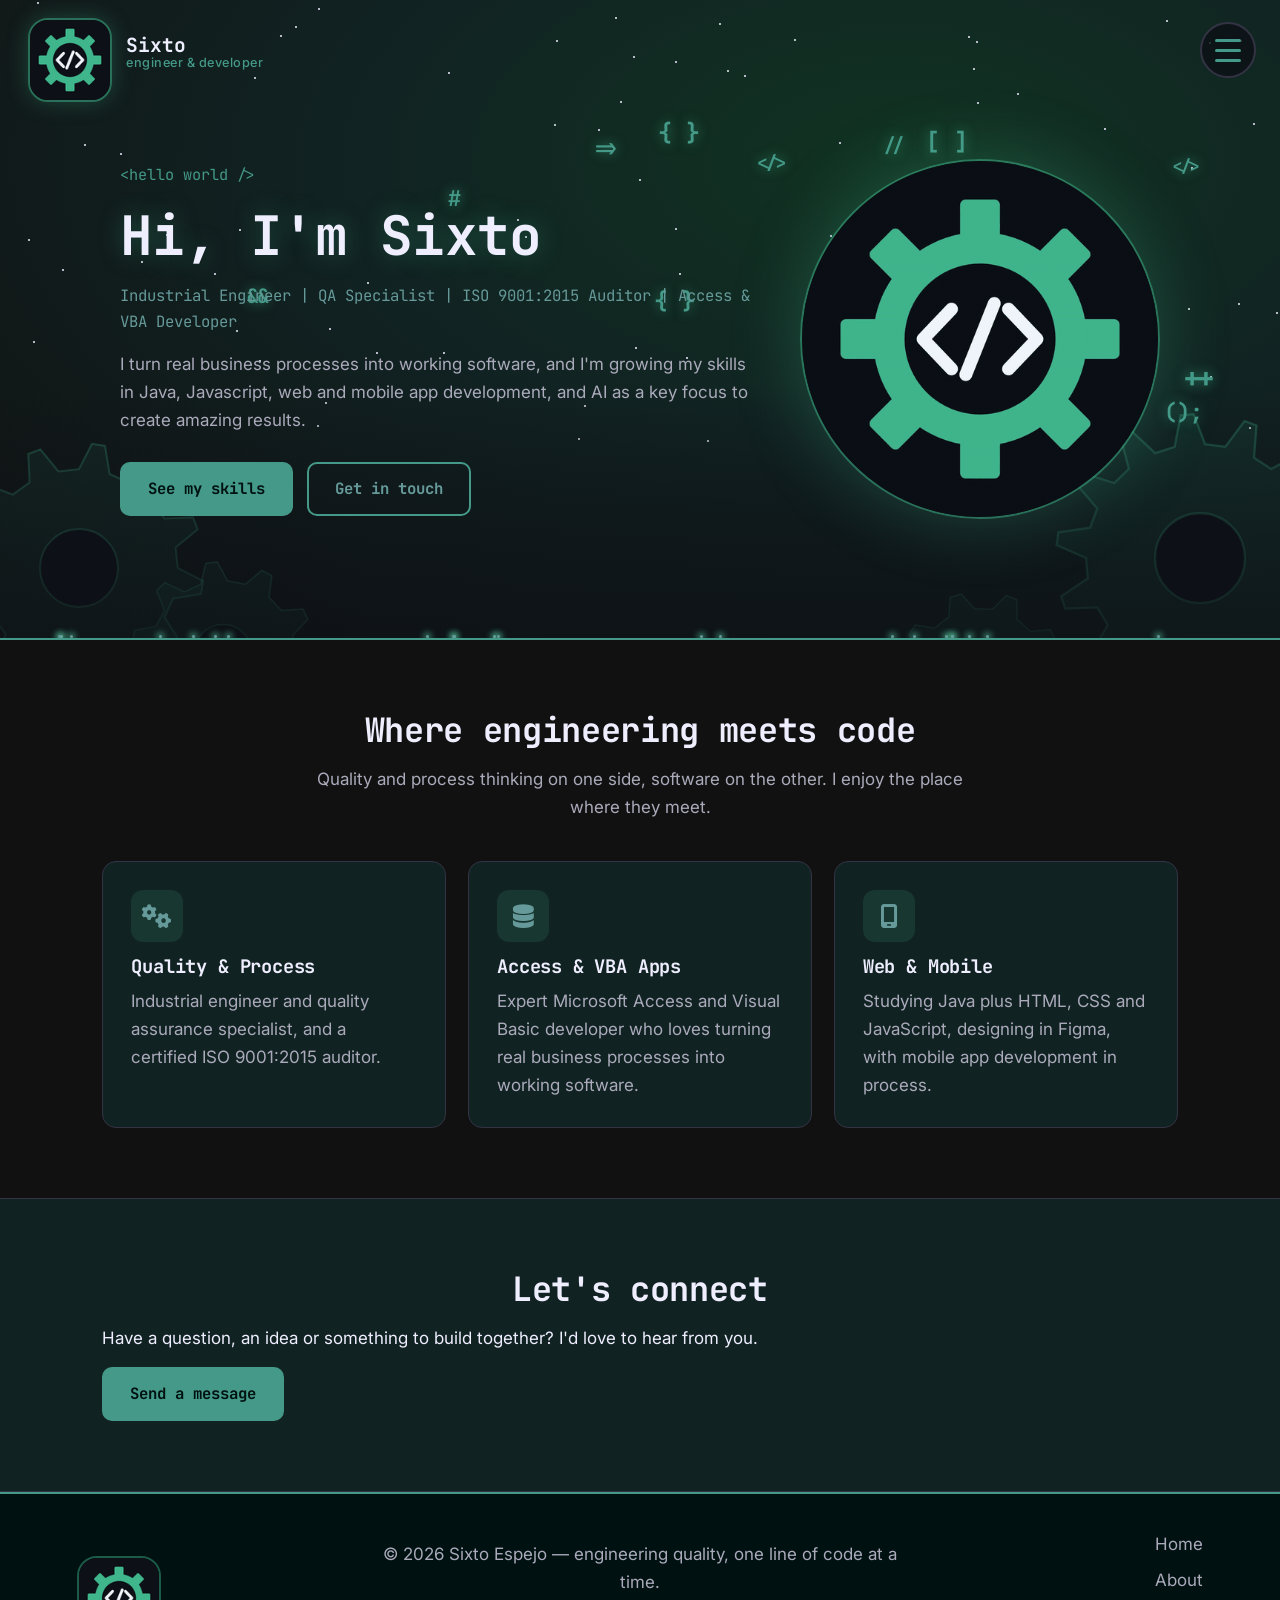
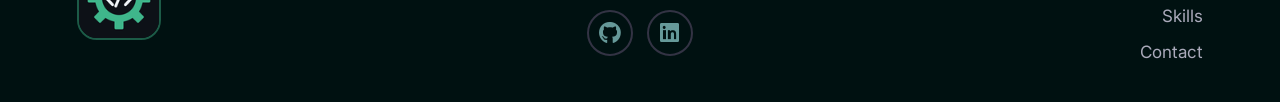
<file: index.html>
<!DOCTYPE html>
<html lang="en">
<head>
  <meta charset="UTF-8">
  <meta name="description" content="Sixto Espejo — industrial engineer, quality assurance specialist, ISO 9001:2015 auditor and Microsoft Access / VBA developer, learning Java and mobile app development.">
  <meta name="viewport" content="width=device-width, initial-scale=1.0">
  <meta name="theme-color" content="#0d1117">
  <link rel="preconnect" href="https://fonts.googleapis.com">
  <link rel="preconnect" href="https://fonts.gstatic.com" crossorigin>
  <link rel="stylesheet" href="https://cdnjs.cloudflare.com/ajax/libs/font-awesome/6.5.1/css/all.min.css">
  <link href="https://fonts.googleapis.com/css2?family=Inter:wght@400;500;600&family=JetBrains+Mono:wght@500;700&display=swap" rel="stylesheet">
  <link rel="icon" type="image/png" href="https://sixtoespe.github.io/assets/images/favicon-64.png">
  <link rel="apple-touch-icon" href="https://sixtoespe.github.io/assets/images/logo-200.png">
  <link rel="stylesheet" href="https://sixtoespe.github.io/css/app.css">
   <script src="https://sixtoespe.github.io/js/jquery.js" defer></script>
  <script src="https://sixtoespe.github.io/js/app.js" defer></script>
  <script src="https://sixtoespe.github.io/js/HeaderScene.js" defer></script>
  <title>Sixto Espejo &mdash; Engineer &amp; Developer</title>
</head>
<body>
  <a class="skipLink" href="#main">Skip to content</a>
  <a id="logo" href="index.html" title="home">
    <img src="https://sixtoespe.github.io/assets/images/logo-100.png" srcset="https://sixtoespe.github.io/assets/images/logo-100.png 1x, https://sixtoespe.github.io/assets/images/logo-200.png 2x" width="100" height="100" alt="Sixto's logo: a green gear around a code symbol">
  </a>
  <div id="logoWordmark">Sixto<span>engineer &amp; developer</span></div>
  <button id="hamburger" type="button" aria-label="Open menu" aria-expanded="false" aria-controls="siteNav">
    <span class="bar"></span>
    <span class="bar"></span>
    <span class="bar"></span>
  </button>
  <nav id="siteNav" aria-label="Main">
    <div class="navLinks">
      <a href="index.html" aria-current="page">home</a>
      <a href="about.html">about</a>
      <a href="skills.html">skills</a>
      <a href="contact.html">contact</a>
    </div>
    <div id="navSocials">
      <a href="https://github.com/sixtoespe" target="_blank" rel="noopener" aria-label="GitHub"><i class="fa-brands fa-github"></i></a>
      <a href="https://www.linkedin.com/in/sixto-espejo" target="_blank" rel="noopener" aria-label="LinkedIn"><i class="fa-brands fa-linkedin"></i></a>
    </div>
  </nav>
  <div id="grid">
    <header>
      <div class="starLayer" aria-hidden="true"></div>
      <div class="gearLayer" aria-hidden="true"></div>
      <div class="mistLayer" aria-hidden="true">
        <div class="mistBand"></div>
        <div class="mistBand mistBandAlt"></div>
      </div>
      <div class="glyphLayer" aria-hidden="true"></div>
      <div class="emberLayer" aria-hidden="true"></div>
      <div class="heroContent">
        <div class="heroText">
          <p class="eyebrow">&lt;hello world /&gt;</p>
          <h1>Hi, I'm Sixto</h1>
          <p class="heroTagline">Industrial Engineer | QA Specialist | ISO 9001:2015 Auditor | Access &amp; VBA Developer</p>
          <p class="heroSub">I turn real business processes into working software, and I'm growing my skills in Java, Javascript, web and mobile app development, and AI as a key focus to create amazing results.</p>
          <div class="heroActions">
            <a class="btn" href="skills.html">See my skills</a>
            <a class="btn btnOutline" href="contact.html">Get in touch</a>
          </div>
        </div>
        <img class="heroGear" src="assets/images/gear-code.gif" width="360" height="360" alt="An animated green gear turning around a code symbol">
      </div>
    </header>
    <main id="main">
      <section class="section">
        <h2 class="sectionTitle">Where engineering meets code</h2>
        <p class="sectionLead">Quality and process thinking on one side, software on the other. I enjoy the place where they meet.</p>
        <div class="cards">
          <article class="card">
            <span class="icon"><i class="fa-solid fa-gears" aria-hidden="true"></i></span>
            <h3>Quality &amp; Process</h3>
            <p>Industrial engineer and quality assurance specialist, and a certified ISO 9001:2015 auditor.</p>
          </article>
          <article class="card">
            <span class="icon"><i class="fa-solid fa-database" aria-hidden="true"></i></span>
            <h3>Access &amp; VBA Apps</h3>
            <p>Expert Microsoft Access and Visual Basic developer who loves turning real business processes into working software.</p>
          </article>
          <article class="card">
            <span class="icon"><i class="fa-solid fa-mobile-screen" aria-hidden="true"></i></span>
            <h3>Web &amp; Mobile</h3>
            <p>Studying Java plus HTML, CSS and JavaScript, designing in Figma, with mobile app development in process.</p>
          </article>
        </div>
      </section>
      <section class="section alt ctaBand">
        <h2 class="sectionTitle">Let's connect</h2>
        <p>Have a question, an idea or something to build together? I'd love to hear from you.</p>
        <a class="btn" href="contact.html">Send a message</a>
      </section>
    </main>
    <footer>
      <div>
        <a href="index.html" title="home" id="footerLogo">
          <img src="assets/images/logo-100.png" srcset="assets/images/logo-100.png 1x, assets/images/logo-200.png 2x" width="84" height="84" alt="Sixto's logo">
        </a>
      </div>
      <div>
        &copy; <span id="year">2026</span> <span class="footerName">Sixto Espejo</span> &mdash; engineering quality, one line of code at a time.
        <div class="socialIcons">
          <a href="https://github.com/sixtoespe" target="_blank" rel="noopener" aria-label="GitHub"><i class="fa-brands fa-github"></i></a>
          <a href="https://www.linkedin.com/sixto-espejo" target="_blank" rel="noopener" aria-label="LinkedIn"><i class="fa-brands fa-linkedin"></i></a>
        </div>
      </div>
      <div class="footerLinks">
        <a href="index.html">Home</a>
        <a href="about.html">About</a>
        <a href="skills.html">Skills</a>
        <a href="contact.html">Contact</a>
      </div>
    </footer>
  </div>
</body>
</html>
</file>
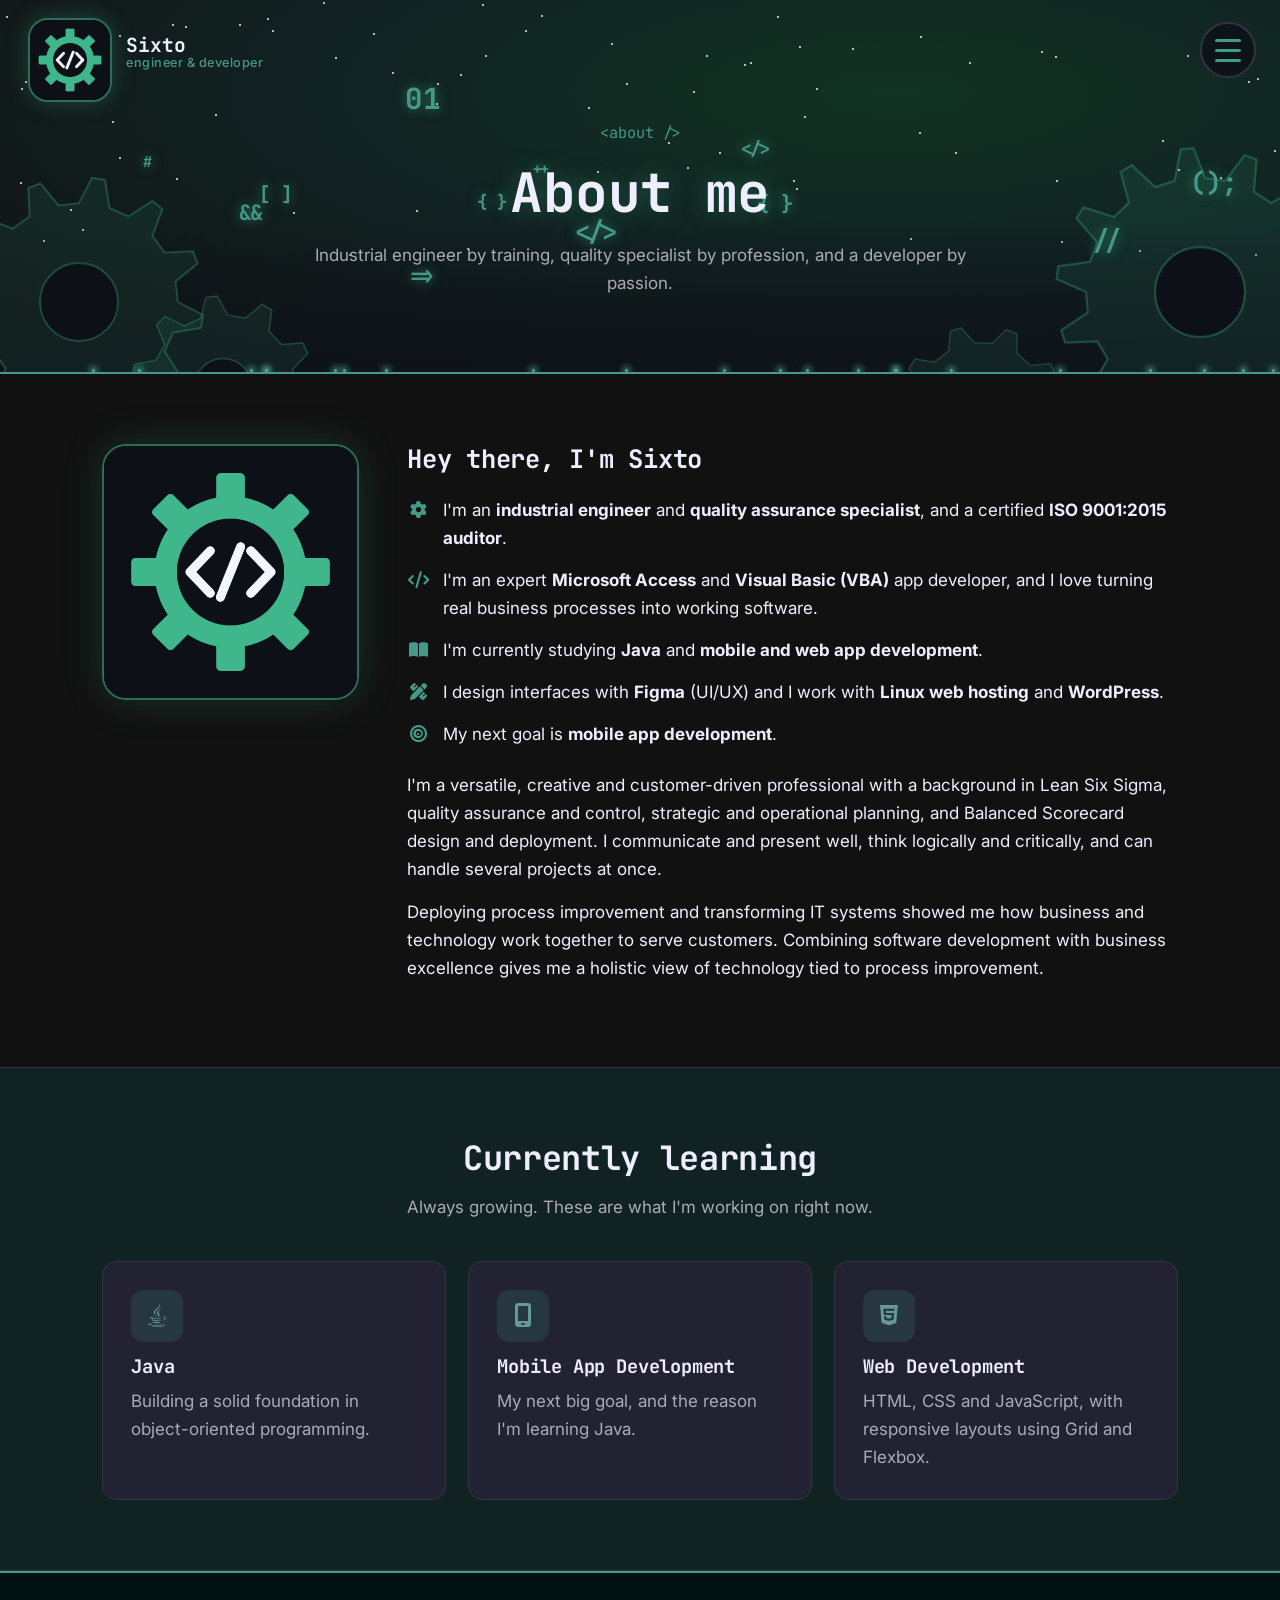
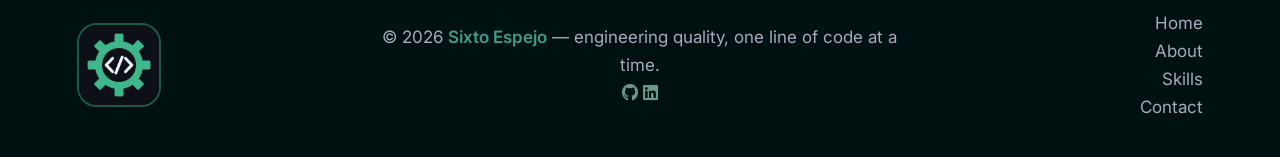
<file: about.html>
<!DOCTYPE html>
<html lang="en">
<head>
  <meta charset="UTF-8">
  <meta name="description" content="Sixto Espejo — industrial engineer, quality assurance specialist, ISO 9001:2015 auditor and Microsoft Access / VBA developer, learning Java and mobile app development.">
  <meta name="viewport" content="width=device-width, initial-scale=1.0">
  <meta name="theme-color" content="#0d1117">
  <link rel="preconnect" href="https://fonts.googleapis.com">
  <link rel="preconnect" href="https://fonts.gstatic.com" crossorigin>
  <link rel="stylesheet" href="https://cdnjs.cloudflare.com/ajax/libs/font-awesome/6.5.1/css/all.min.css">
  <link href="https://fonts.googleapis.com/css2?family=Inter:wght@400;500;600&family=JetBrains+Mono:wght@500;700&display=swap" rel="stylesheet">
  <link rel="icon" type="image/png" href="https://sixtoespe.github.io/assets/images/favicon-64.png">
  <link rel="apple-touch-icon" href="https://sixtoespe.github.io/assets/images/logo-200.png">
  <link rel="stylesheet" href="https://sixtoespe.github.io/css/app.css">
   <script src="https://sixtoespe.github.io/js/jquery.js" defer></script>
  <script src="https://sixtoespe.github.io/js/app.js" defer></script>
  <script src="https://sixtoespe.github.io/js/HeaderScene.js" defer></script>
  <title>About &mdash; Sixto Espejo</title>
</head>
<body>
  <a class="skipLink" href="#about">Skip to content</a>
  <a id="logo" href="index.html" title="home">
    <img src="assets/images/Dark@2x.png" width="84" height="84" alt="Sixto's logo: a green gear around a code symbol">
  </a>
  <div id="logoWordmark">Sixto<span>engineer &amp; developer</span></div>
  <button id="hamburger" type="button" aria-label="Open menu" aria-expanded="false" aria-controls="siteNav">
    <span class="bar"></span>
    <span class="bar"></span>
    <span class="bar"></span>
  </button>
 <nav id="siteNav" aria-label="Main">
    <div class="navLinks">
      <a href="index.html" aria-current="page">home</a>
      <a href="about.html">about</a>
      <a href="skills.html">skills</a>
      <a href="contact.html">contact</a>
    </div>
    <div id="navSocials">
      <a href="https://github.com/sixtoespe" target="_blank" rel="noopener" aria-label="GitHub"><i class="fa-brands fa-github"></i></a>
      <a href="https://www.linkedin.com/in/sixto-espejo" target="_blank" rel="noopener" aria-label="LinkedIn"><i class="fa-brands fa-linkedin"></i></a>
    </div>
  </nav>
  <div id="grid">
    <header class="pageHeader">
      <div class="starLayer" aria-hidden="true"></div>
      <div class="mistLayer" aria-hidden="true">
        <div class="mistBand"></div>
        <div class="mistBand mistBandAlt"></div>
      </div>
      <div class="gearLayer" aria-hidden="true"></div>
      <div class="glyphLayer" aria-hidden="true"></div>
      <div class="emberLayer" aria-hidden="true"></div>
      <div class="heroContent">
        <div class="heroText">
          <p class="eyebrow">&lt;about /&gt;</p>
          <h1>About me</h1>
          <p class="heroSub">Industrial engineer by training, quality specialist by profession, and a developer by passion.</p>
        </div>
      </div>
    </header>
    <section id="about" class="section">
      <div class="aboutLayout">
        <img class="aboutPicture" src="assets/images/Dark@2x.png" width="260" height="260" alt="A green gear around a code symbol, my personal logo">
        <div class="aboutText">
          <h2>Hey there, I'm Sixto</h2>
          <ul class="factList">
            <li><i class="fa-solid fa-gear" aria-hidden="true"></i><span>I'm an <strong>industrial engineer</strong> and <strong>quality assurance specialist</strong>, and a certified <strong>ISO 9001:2015 auditor</strong>.</span></li>
            <li><i class="fa-solid fa-code" aria-hidden="true"></i><span>I'm an expert <strong>Microsoft Access</strong> and <strong>Visual Basic (VBA)</strong> app developer, and I love turning real business processes into working software.</span></li>
            <li><i class="fa-solid fa-book-open" aria-hidden="true"></i><span>I'm currently studying <strong>Java</strong> and <strong>mobile and web app development</strong>.</span></li>
            <li><i class="fa-solid fa-pen-ruler" aria-hidden="true"></i><span>I design interfaces with <strong>Figma</strong> (UI/UX) and I work with <strong>Linux web hosting</strong> and <strong>WordPress</strong>.</span></li>
            <li><i class="fa-solid fa-bullseye" aria-hidden="true"></i><span>My next goal is <strong>mobile app development</strong>.</span></li>
          </ul>
          <p>I'm a versatile, creative and customer-driven professional with a background in Lean Six Sigma, quality assurance and control, strategic and operational planning, and Balanced Scorecard design and deployment. I communicate and present well, think logically and critically, and can handle several projects at once.</p>
          <p>Deploying process improvement and transforming IT systems showed me how business and technology work together to serve customers. Combining software development with business excellence gives me a holistic view of technology tied to process improvement.</p>
        </div>
      </div>
    </section>
    <section id="learning" class="section alt">
      <h2 class="sectionTitle">Currently learning</h2>
      <p class="sectionLead">Always growing. These are what I'm working on right now.</p>
      <div class="cards">
        <article class="card">
          <span class="icon"><i class="fa-brands fa-java" aria-hidden="true"></i></span>
          <h3>Java</h3>
          <p>Building a solid foundation in object-oriented programming.</p>
        </article>
        <article class="card">
          <span class="icon"><i class="fa-solid fa-mobile-screen" aria-hidden="true"></i></span>
          <h3>Mobile App Development</h3>
          <p>My next big goal, and the reason I'm learning Java.</p>
        </article>
        <article class="card">
          <span class="icon"><i class="fa-brands fa-html5" aria-hidden="true"></i></span>
          <h3>Web Development</h3>
          <p>HTML, CSS and JavaScript, with responsive layouts using Grid and Flexbox.</p>
        </article>
      </div>
    </section>
    <footer>
      <div>
        <a href="index.html" title="home" id="footerLogo">
          <img src="assets/images/Dark@2x.png" width="84" height="84" alt="Sixto's logo">
        </a>
      </div>
      <div>
        &copy; <span id="year"></span> <span class="green">Sixto Espejo</span> &mdash; engineering quality, one line of code at a time.
        <div id="footerSocials">
          <a href="https://github.com/sixtoespe" target="_blank" rel="noopener" title="github" aria-label="GitHub"><i class="fa-brands fa-github"></i></a>
          <a href="https://www.linkedin.com/sixto-espejo" target="_blank" rel="noopener" title="linkedin" aria-label="LinkedIn"><i class="fa-brands fa-linkedin"></i></a>
        </div>
      </div>
      <div>
        <a href="index.html" title="Home">Home</a><br>
        <a href="about.html" title="About">About</a><br>
        <a href="skills.html" title="Skills">Skills</a><br>
        <a href="contact.html" title="Contact">Contact</a>
      </div>
    </footer>
  </div>
</body>
</html>
</file>
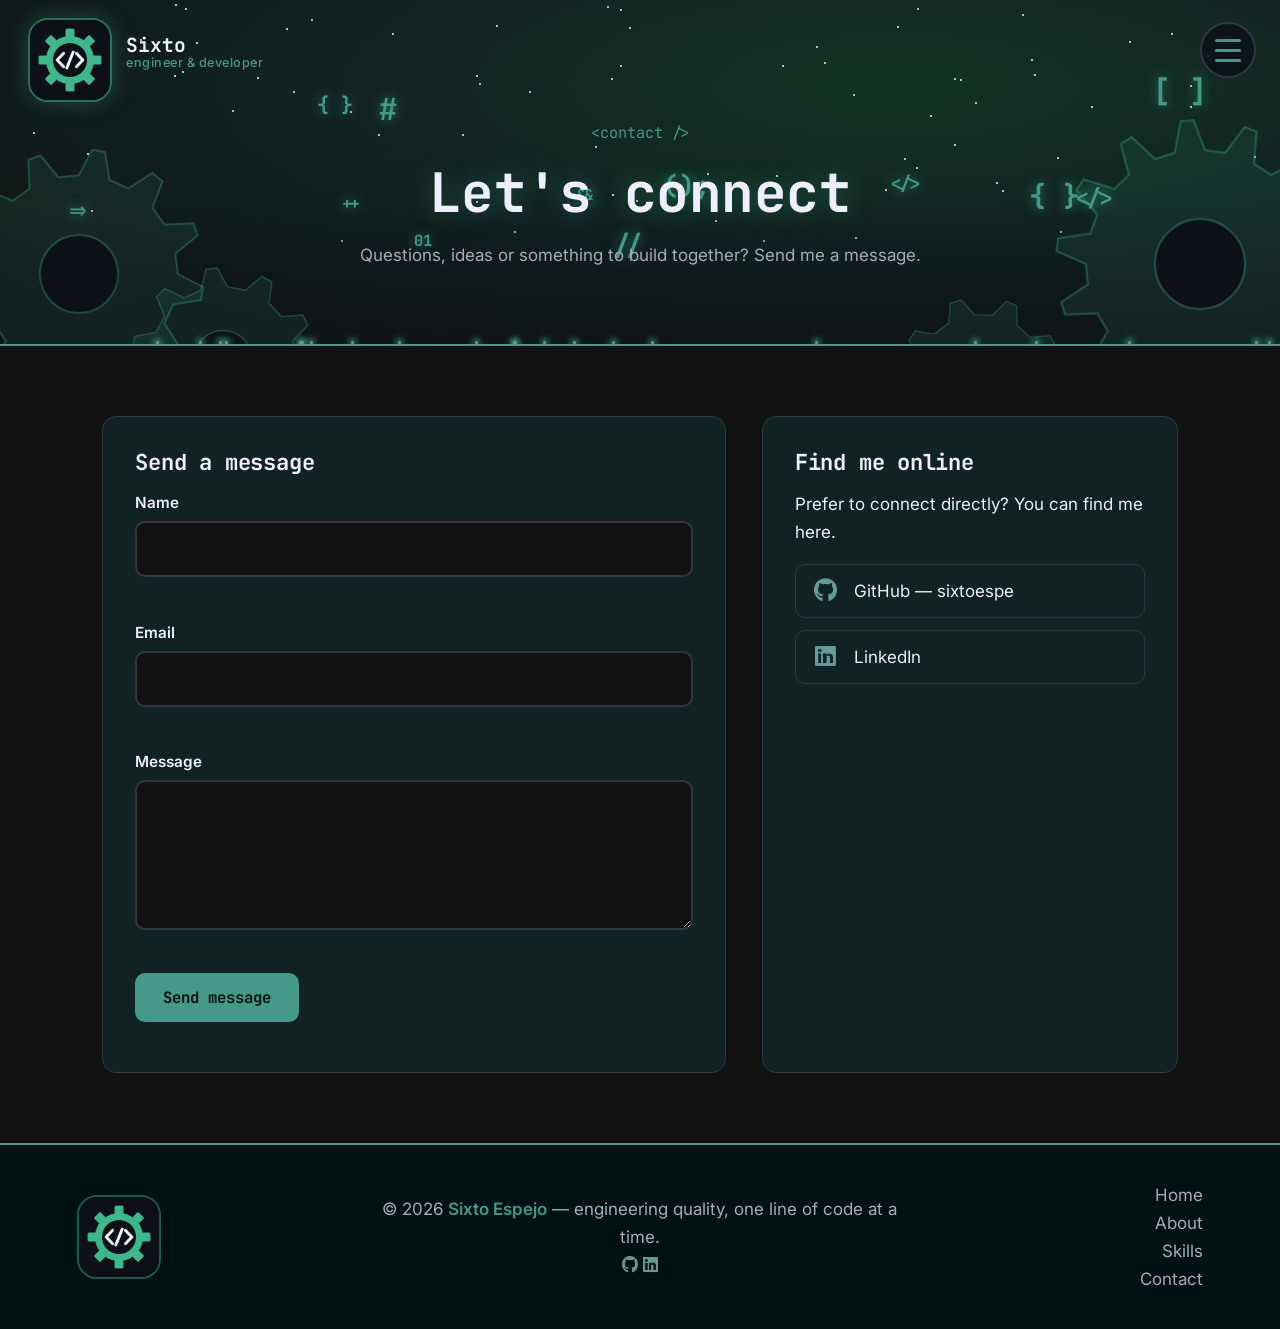
<file: contact.html>
<!DOCTYPE html>
<html lang="en">
<head>
   <meta charset="UTF-8">
  <meta name="description" content="Sixto Espejo — industrial engineer, quality assurance specialist, ISO 9001:2015 auditor and Microsoft Access / VBA developer, learning Java and mobile app development.">
  <meta name="viewport" content="width=device-width, initial-scale=1.0">
  <meta name="theme-color" content="#0d1117">
  <link rel="preconnect" href="https://fonts.googleapis.com">
  <link rel="preconnect" href="https://fonts.gstatic.com" crossorigin>
  <link rel="stylesheet" href="https://cdnjs.cloudflare.com/ajax/libs/font-awesome/6.5.1/css/all.min.css">
  <link href="https://fonts.googleapis.com/css2?family=Inter:wght@400;500;600&family=JetBrains+Mono:wght@500;700&display=swap" rel="stylesheet">
  <link rel="icon" type="image/png" href="https://sixtoespe.github.io/assets/images/favicon-64.png">
  <link rel="apple-touch-icon" href="https://sixtoespe.github.io/assets/images/logo-200.png">
  <link rel="stylesheet" href="https://sixtoespe.github.io/css/app.css">
   <script src="https://sixtoespe.github.io/js/jquery.js" defer></script>
  <script src="https://sixtoespe.github.io/js/app.js" defer></script>
  <script src="https://sixtoespe.github.io/js/HeaderScene.js" defer></script>
  <script src="https://sixtoespe.github.io/js/contact.js" defer></script>
  <title>Contact &mdash; Sixto Espejo</title>
</head>
<body>
  <a class="skipLink" href="#contact">Skip to content</a>
  <a id="logo" href="index.html" title="home">
    <img src="assets/images/Dark@2x.png" width="84" height="84" alt="Sixto's logo: a green gear around a code symbol">
  </a>
  <div id="logoWordmark">Sixto<span>engineer &amp; developer</span></div>
  <button id="hamburger" type="button" aria-label="Open menu" aria-expanded="false" aria-controls="siteNav">
    <span class="bar"></span>
    <span class="bar"></span>
    <span class="bar"></span>
  </button>
   <nav id="siteNav" aria-label="Main">
    <div class="navLinks">
      <a href="index.html" aria-current="page">home</a>
      <a href="about.html">about</a>
      <a href="skills.html">skills</a>
      <a href="contact.html">contact</a>
    </div>
    <div id="navSocials">
      <a href="https://github.com/sixtoespe" target="_blank" rel="noopener" aria-label="GitHub"><i class="fa-brands fa-github"></i></a>
      <a href="https://www.linkedin.com/in/sixto-espejo" target="_blank" rel="noopener" aria-label="LinkedIn"><i class="fa-brands fa-linkedin"></i></a>
    </div>
  </nav>
  <div id="grid">
    <header class="pageHeader">
      <div class="starLayer" aria-hidden="true"></div>
      <div class="mistLayer" aria-hidden="true">
        <div class="mistBand"></div>
        <div class="mistBand mistBandAlt"></div>
      </div>
      <div class="gearLayer" aria-hidden="true"></div>
      <div class="glyphLayer" aria-hidden="true"></div>
      <div class="emberLayer" aria-hidden="true"></div>
      <div class="heroContent">
        <div class="heroText">
          <p class="eyebrow">&lt;contact /&gt;</p>
          <h1>Let's connect</h1>
          <p class="heroSub">Questions, ideas or something to build together? Send me a message.</p>
        </div>
      </div>
    </header>
    <section id="contact" class="section">
      <div class="contactLayout">
        <div class="formPanel">
          <h2>Send a message</h2>
           <form id="contactForm" novalidate data-endpoint="">
            <div class="field">
              <label for="name">Name</label>
              <input type="text" id="name" name="name" autocomplete="name" required aria-describedby="nameError">
              <p class="fieldError" id="nameError" aria-live="polite"></p>
            </div>
            <div class="field">
              <label for="email">Email</label>
              <input type="email" id="email" name="email" autocomplete="email" required aria-describedby="emailError">
              <p class="fieldError" id="emailError" aria-live="polite"></p>
            </div>
            <div class="field">
              <label for="message">Message</label>
              <textarea id="message" name="message" required aria-describedby="messageError"></textarea>
              <p class="fieldError" id="messageError" aria-live="polite"></p>
            </div>
            <button class="btn" type="submit">Send message</button>
            <p id="formStatus" role="status"></p>
          </form>
        </div>
        <aside class="infoPanel">
          <h2>Find me online</h2>
          <p>Prefer to connect directly? You can find me here.</p>
          <ul class="socialList">
            <li><a href="https://github.com/sixtoespe" target="_blank" rel="noopener"><i class="fa-brands fa-github" aria-hidden="true"></i><span>GitHub &mdash; sixtoespe</span></a></li>
            <li><a href="https://www.linkedin.com/sixto-espejo" target="_blank" rel="noopener"><i class="fa-brands fa-linkedin" aria-hidden="true"></i><span>LinkedIn</span></a></li>
          </ul>
        </aside>
      </div>
    </section>
    <footer>
      <div>
        <a href="index.html" title="home" id="footerLogo">
          <img src="assets/images/Dark@2x.png" width="84" height="84" alt="Sixto's logo">
        </a>
      </div>
      <div>
        &copy; <span id="year"></span> <span class="green">Sixto Espejo</span> &mdash; engineering quality, one line of code at a time.
        <div id="footerSocials">
          <a href="https://github.com/sixtoespe" target="_blank" rel="noopener" title="github" aria-label="GitHub"><i class="fa-brands fa-github"></i></a>
          <a href="https://www.linkedin.com/sixto-espejo" target="_blank" rel="noopener" title="linkedin" aria-label="LinkedIn"><i class="fa-brands fa-linkedin"></i></a>
        </div>
      </div>
      <div>
        <a href="index.html" title="Home">Home</a><br>
        <a href="about.html" title="About">About</a><br>
        <a href="skills.html" title="Skills">Skills</a><br>
        <a href="contact.html" title="Contact">Contact</a>
      </div>
    </footer>
  </div>
</body>
</html>
</file>
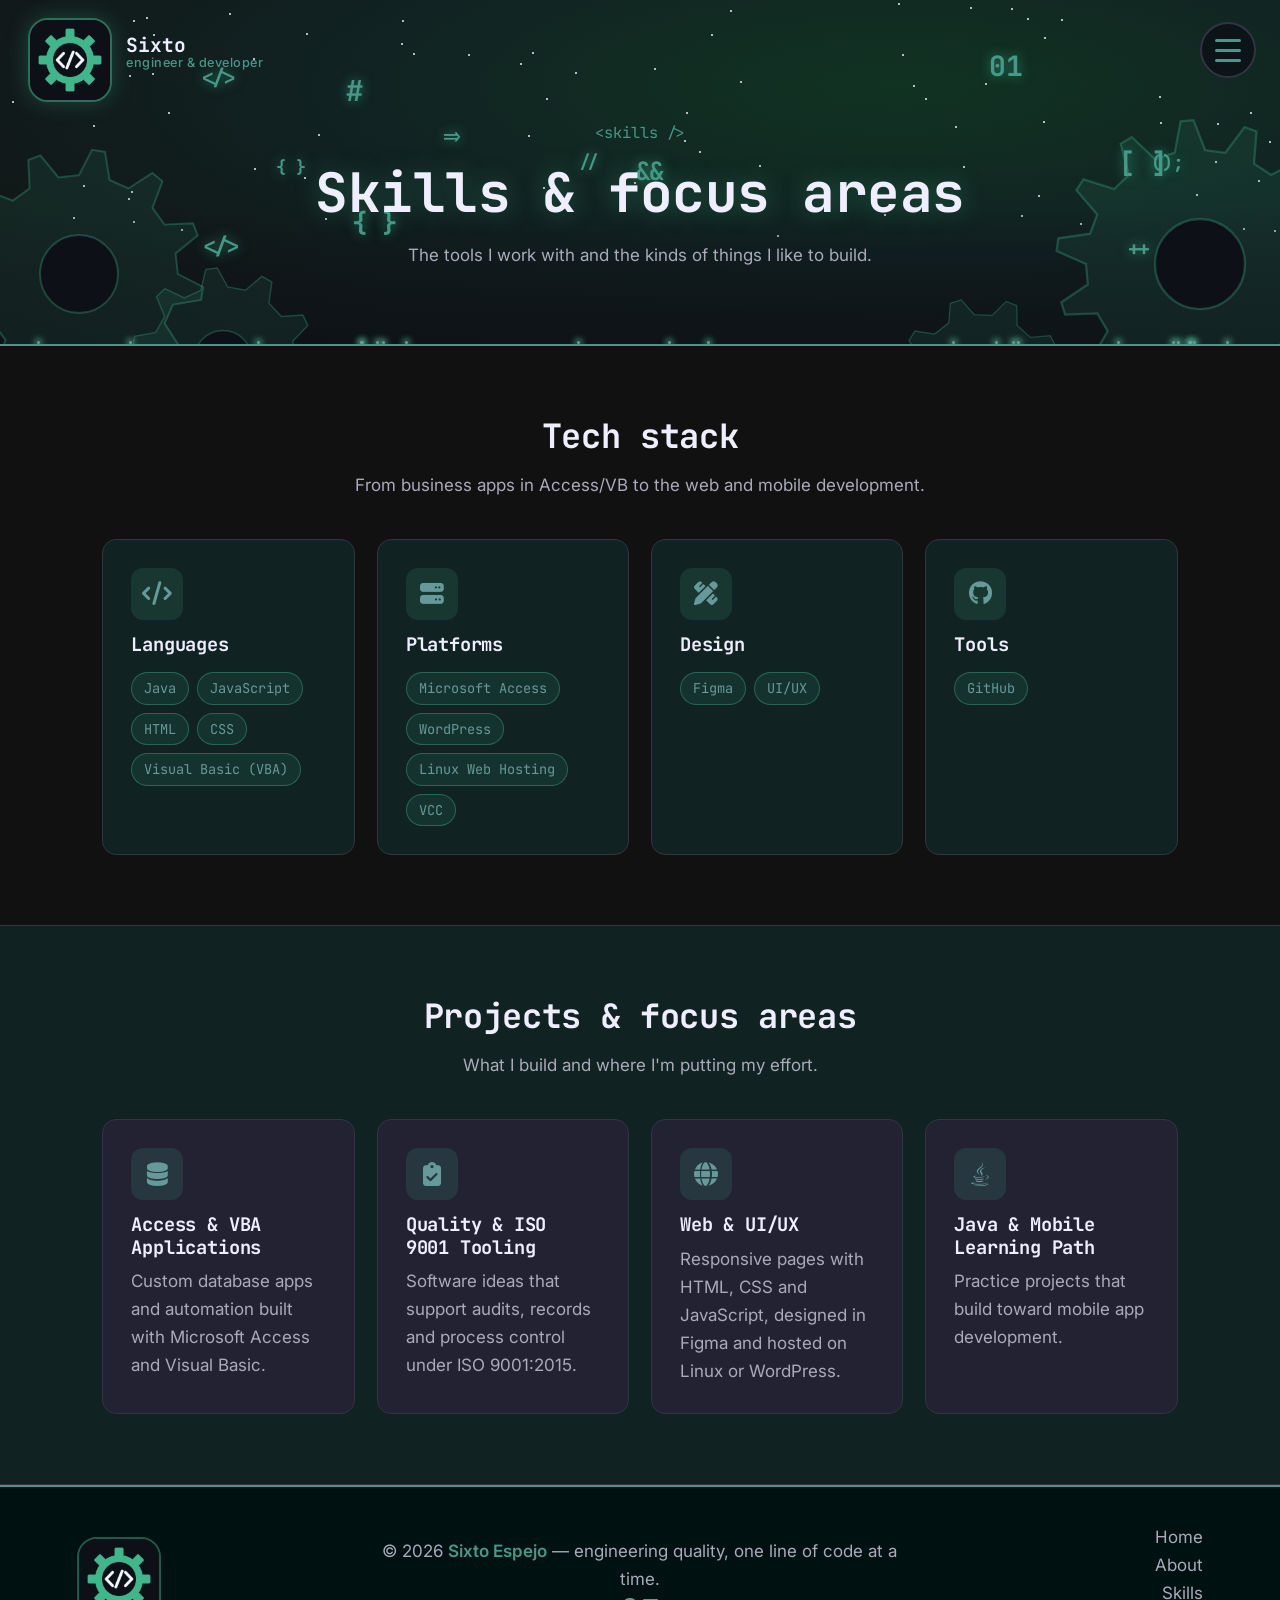
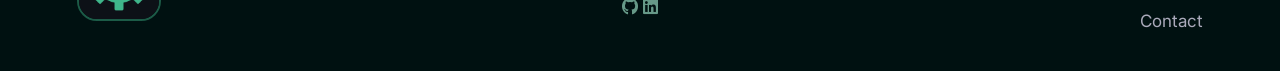
<file: skills.html>
<!DOCTYPE html>
<html lang="en">
<head>
  <meta charset="UTF-8">
  <meta name="description" content="Sixto Espejo — industrial engineer, quality assurance specialist, ISO 9001:2015 auditor and Microsoft Access / VBA developer, learning Java and mobile app development.">
  <meta name="viewport" content="width=device-width, initial-scale=1.0">
  <meta name="theme-color" content="#0d1117">
  <link rel="preconnect" href="https://fonts.googleapis.com">
  <link rel="preconnect" href="https://fonts.gstatic.com" crossorigin>
  <link rel="stylesheet" href="https://cdnjs.cloudflare.com/ajax/libs/font-awesome/6.5.1/css/all.min.css">
  <link href="https://fonts.googleapis.com/css2?family=Inter:wght@400;500;600&family=JetBrains+Mono:wght@500;700&display=swap" rel="stylesheet">
  <link rel="icon" type="image/png" href="https://sixtoespe.github.io/assets/images/favicon-64.png">
  <link rel="apple-touch-icon" href="https://sixtoespe.github.io/assets/images/logo-200.png">
  <link rel="stylesheet" href="https://sixtoespe.github.io/css/app.css">
   <script src="https://sixtoespe.github.io/js/jquery.js" defer></script>
  <script src="https://sixtoespe.github.io/js/app.js" defer></script>
  <script src="https://sixtoespe.github.io/js/HeaderScene.js" defer></script>
  <title>Skills &mdash; Sixto Espejo</title>
</head>
<body>
  <a class="skipLink" href="#stack">Skip to content</a>
  <a id="logo" href="index.html" title="home">
    <img src="assets/images/Dark@2x.png" width="84" height="84" alt="Sixto's logo: a green gear around a code symbol">
  </a>
  <div id="logoWordmark">Sixto<span>engineer &amp; developer</span></div>
  <button id="hamburger" type="button" aria-label="Open menu" aria-expanded="false" aria-controls="siteNav">
    <span class="bar"></span>
    <span class="bar"></span>
    <span class="bar"></span>
  </button>
   <nav id="siteNav" aria-label="Main">
    <div class="navLinks">
      <a href="index.html" aria-current="page">home</a>
      <a href="about.html">about</a>
      <a href="skills.html">skills</a>
      <a href="contact.html">contact</a>
    </div>
    <div id="navSocials">
      <a href="https://github.com/sixtoespe" target="_blank" rel="noopener" aria-label="GitHub"><i class="fa-brands fa-github"></i></a>
      <a href="https://www.linkedin.com/in/sixto-espejo" target="_blank" rel="noopener" aria-label="LinkedIn"><i class="fa-brands fa-linkedin"></i></a>
    </div>
  </nav>
  <div id="grid">
    <header class="pageHeader">
      <div class="starLayer" aria-hidden="true"></div>
      <div class="mistLayer" aria-hidden="true">
        <div class="mistBand"></div>
        <div class="mistBand mistBandAlt"></div>
      </div>
      <div class="gearLayer" aria-hidden="true"></div>
      <div class="glyphLayer" aria-hidden="true"></div>
      <div class="emberLayer" aria-hidden="true"></div>
      <div class="heroContent">
        <div class="heroText">
          <p class="eyebrow">&lt;skills /&gt;</p>
          <h1>Skills &amp; focus areas</h1>
          <p class="heroSub">The tools I work with and the kinds of things I like to build.</p>
        </div>
      </div>
    </header>
    <section id="stack" class="section">
      <h2 class="sectionTitle">Tech stack</h2>
      <p class="sectionLead">From business apps in Access/VB to the web and mobile development.</p>
      <div class="cards">
        <article class="card">
          <span class="icon"><i class="fa-solid fa-code" aria-hidden="true"></i></span>
          <h3>Languages</h3>
          <ul class="chips">
            <li>Java</li>
            <li>JavaScript</li>
            <li>HTML</li>
            <li>CSS</li>
            <li>Visual Basic (VBA)</li>
          </ul>
        </article>
        <article class="card">
          <span class="icon"><i class="fa-solid fa-server" aria-hidden="true"></i></span>
          <h3>Platforms</h3>
          <ul class="chips">
            <li>Microsoft Access</li>
            <li>WordPress</li>
            <li>Linux Web Hosting</li>
            <li>VCC</li>
          </ul>
        </article>
        <article class="card">
          <span class="icon"><i class="fa-solid fa-pen-ruler" aria-hidden="true"></i></span>
          <h3>Design</h3>
          <ul class="chips">
            <li>Figma</li>
            <li>UI/UX</li>
          </ul>
        </article>
        <article class="card">
          <span class="icon"><i class="fa-brands fa-github" aria-hidden="true"></i></span>
          <h3>Tools</h3>
          <ul class="chips">
            <li>GitHub</li>
          </ul>
        </article>
      </div>
    </section>
    <section id="projects" class="section alt">
      <h2 class="sectionTitle">Projects &amp; focus areas</h2>
      <p class="sectionLead">What I build and where I'm putting my effort.</p>
      <div class="cards">
        <article class="card">
          <span class="icon"><i class="fa-solid fa-database" aria-hidden="true"></i></span>
          <h3>Access &amp; VBA Applications</h3>
          <p>Custom database apps and automation built with Microsoft Access and Visual Basic.</p>
        </article>
        <article class="card">
          <span class="icon"><i class="fa-solid fa-clipboard-check" aria-hidden="true"></i></span>
          <h3>Quality &amp; ISO 9001 Tooling</h3>
          <p>Software ideas that support audits, records and process control under ISO 9001:2015.</p>
        </article>
        <article class="card">
          <span class="icon"><i class="fa-solid fa-globe" aria-hidden="true"></i></span>
          <h3>Web &amp; UI/UX</h3>
          <p>Responsive pages with HTML, CSS and JavaScript, designed in Figma and hosted on Linux or WordPress.</p>
        </article>
        <article class="card">
          <span class="icon"><i class="fa-brands fa-java" aria-hidden="true"></i></span>
          <h3>Java &amp; Mobile Learning Path</h3>
          <p>Practice projects that build toward mobile app development.</p>
        </article>
      </div>
    </section>
    <footer>
      <div>
        <a href="index.html" title="home" id="footerLogo">
          <img src="assets/images/Dark@2x.png" width="84" height="84" alt="Sixto's logo">
        </a>
      </div>
      <div>
        &copy; <span id="year"></span> <span class="green">Sixto Espejo</span> &mdash; engineering quality, one line of code at a time.
        <div id="footerSocials">
          <a href="https://github.com/sixtoespe" target="_blank" rel="noopener" title="github" aria-label="GitHub"><i class="fa-brands fa-github"></i></a>
          <a href="https://www.linkedin.com/sixto-espejo" target="_blank" rel="noopener" title="linkedin" aria-label="LinkedIn"><i class="fa-brands fa-linkedin"></i></a>
        </div>
      </div>
      <div>
        <a href="index.html" title="Home">Home</a><br>
        <a href="about.html" title="About">About</a><br>
        <a href="skills.html" title="Skills">Skills</a><br>
        <a href="contact.html" title="Contact">Contact</a>
      </div>
    </footer>
  </div>
</body>
</html>
</file>
